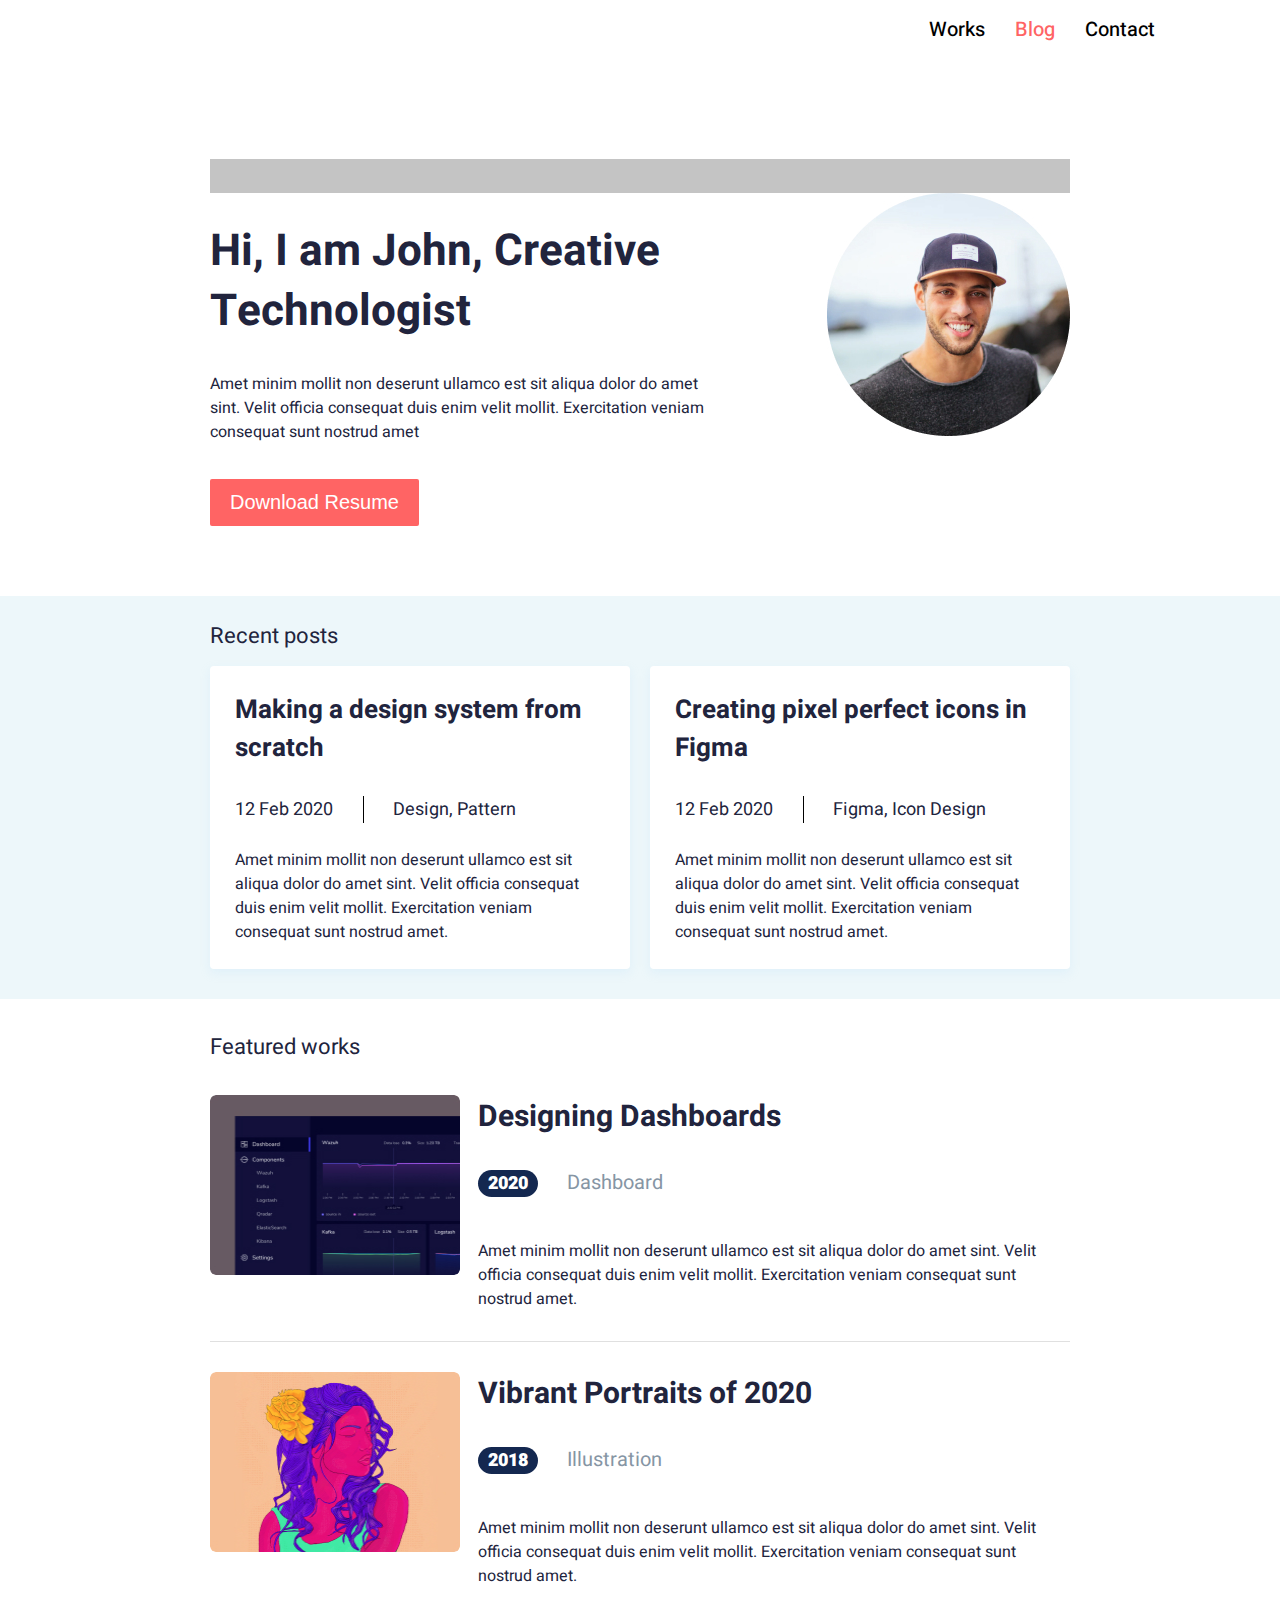
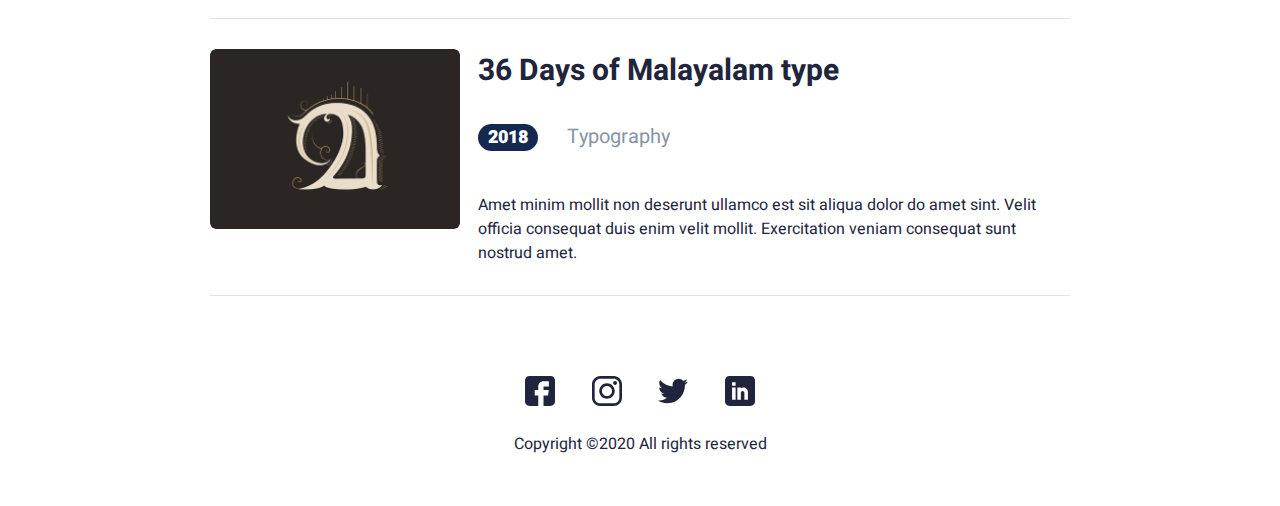
<file: index.html>
<!DOCTYPE html>
<html lang="en">

<head>
    <meta charset="UTF-8">
    <meta http-equiv="X-UA-Compatible" content="IE=edge">
    <meta name="viewport" content="width=device-width, initial-scale=1.0">
    <title>Document</title>
    <link rel="preconnect" href="https://fonts.googleapis.com">
    <link rel="preconnect" href="https://fonts.gstatic.com" crossorigin>
    <link href="https://fonts.googleapis.com/css2?family=Heebo:wght@400;700&display=swap" rel="stylesheet">
    <link rel="stylesheet" href="style.css">
</head>

<body>
    <header>
        <nav class="menu">
            <button class="burger"></button>
            <a href="featured-works.html">Works</a>
            <a href="blog.html" class="active">Blog</a>
            <a href="#">Contact</a>
        </nav>
        <div class="container about-user">
            <div>
                <h1>Hi, I am John, Creative Technologist</h1>
                <p>Amet minim mollit non deserunt ullamco est sit aliqua dolor do amet sint. Velit officia consequat
                    duis enim velit mollit. Exercitation veniam consequat sunt nostrud amet</p>
                <button class="btn">Download Resume</button>
            </div>
            <img src="/img/my-photo.jpg" alt="photo">
        </div>
    </header>

<section class="section-posts">
    <div class="container">
        <h2>Recent posts</h2>
        <div class="blocks-posts">
            <div class="posts">
                <h4>
                    <a href="#">Making a design system from scratch</a>
                </h4>
                <span class="date">12 Feb 2020</span>
                <span class="topic">Design, Pattern</span>
                <p>Amet minim mollit non deserunt ullamco est sit aliqua dolor do amet sint. Velit officia consequat duis enim velit mollit. Exercitation veniam consequat sunt nostrud amet.</p>
            </div>
            <div class="posts">
                <h4>
                    <a href="#">Creating pixel perfect icons in Figma</a>
                </h4>
                <span class="date">12 Feb 2020</span>
                <span class="topic">Figma, Icon Design</span>
                <p>Amet minim mollit non deserunt ullamco est sit aliqua dolor do amet sint. Velit officia consequat duis enim velit mollit. Exercitation veniam consequat sunt nostrud amet.</p>
            </div>

        </div>
    </div>

</section>

    <section>
        <div class="container">
            <h2>Featured works</h2>
            <div class="featured-works">
                <div class="work">
                    <a href="./works-pages/article-page.html">
                        <img src="img/design.jpg" alt="image">
                    </a>
                    <div class="description">
                        <h3>
                            <a href="./works-pages/article-page.html">Designing Dashboards</a>
                        </h3>
                        <span class="badge">2020</span>
                        <span class="topic">Dashboard</span>
                        <p>Amet minim mollit non deserunt ullamco est sit aliqua dolor do amet sint. Velit officia
                            consequat duis enim velit mollit. Exercitation veniam consequat sunt nostrud amet.</p>
                    </div>
                </div>
                <div class="work">
                    <a href="./works-pages/article-page1.html">
                        <img src="img/portrait.jpg" alt="image">
                    </a>
                    <div class="description">
                        <h3>
                            <a href="./works-pages/article-page1.html">Vibrant Portraits of 2020</a>
                        </h3>
                        <span class="badge">2018</span>
                        <span class="topic">Illustration</span>
                        <p>Amet minim mollit non deserunt ullamco est sit aliqua dolor do amet sint. Velit officia
                            consequat duis enim velit mollit. Exercitation veniam consequat sunt nostrud amet.</p>
                    </div>
                </div>
                <div class="work">
                    <a href="./works-pages/article-page2.html">
                    <img src="img/malayalam.jpg" alt="image">
                </a>
                    <div class="description">
                        <h3>
                            <a href="./works-pages/article-page2.html">36 Days of Malayalam type</a>
                        </h3>
                        <span class="badge">2018</span>
                        <span class="topic">Typography</span>
                        <p>Amet minim mollit non deserunt ullamco est sit aliqua dolor do amet sint. Velit officia
                            consequat duis enim velit mollit. Exercitation veniam consequat sunt nostrud amet.</p>
                    </div>
                </div>


            </div>
        </div>
    </section>

    <footer>
        <div class="socials">
            <a href="#" class="icon fb"></a>
            <a href="#" class="icon insta"></a>
            <a href="#" class="icon tw"></a>
            <a href="#" class="icon lin"></a>
        </div>
        <p>Copyright ©2020 All rights reserved </p>
    </footer>
</body>

</html>
</file>
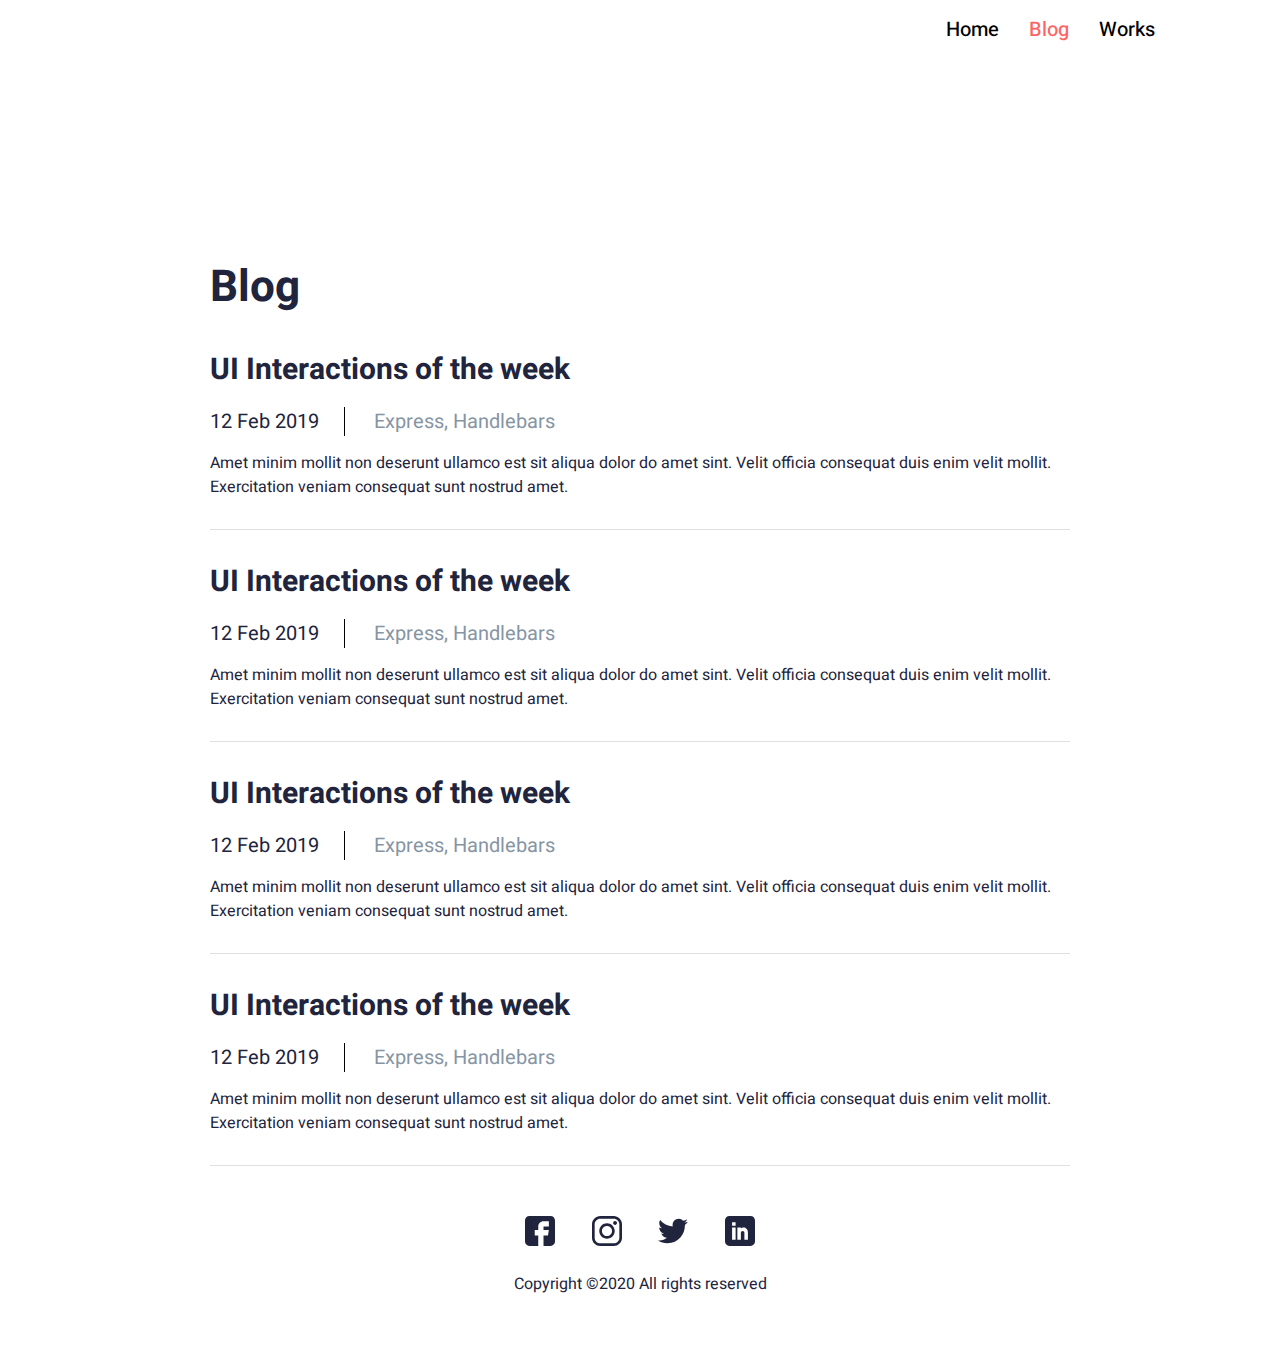
<file: blog.html>
<!DOCTYPE html>
<html lang="en">

<head>
    <meta charset="UTF-8">
    <meta http-equiv="X-UA-Compatible" content="IE=edge">
    <meta name="viewport" content="width=device-width, initial-scale=1.0">
    <title>Document</title>
    <link rel="preconnect" href="https://fonts.googleapis.com">
    <link rel="preconnect" href="https://fonts.gstatic.com" crossorigin>
    <link href="https://fonts.googleapis.com/css2?family=Heebo:wght@400;700&display=swap" rel="stylesheet">
    <link rel="stylesheet" href="style.css">
</head>

<body>
    <header>
        <nav class="menu">
            <button class="burger"></button>
            <a href="/">Home</a>
            <a href="#" class="active">Blog</a>
            <a href="featured-works.html">Works</a>
        </nav>
    </header>

    <section>
        <div class="container">
            <h1>Blog</h1>
            <div class="posts-container">
                <div class="post">
                    <h3><a href="#">UI Interactions of the week</a></h3>
                    <span class="date">12 Feb 2019</span>
                    <span class="topic">Express, Handlebars</span>
                    <p>Amet minim mollit non deserunt ullamco est sit aliqua dolor do amet sint. Velit officia consequat
                        duis enim velit mollit. Exercitation veniam consequat sunt nostrud amet.</p>
                </div>
                <div class="post">
                    <h3><a href="#">UI Interactions of the week</a></h3>
                    <span class="date">12 Feb 2019</span>
                    <span class="topic">Express, Handlebars</span>
                    <p>Amet minim mollit non deserunt ullamco est sit aliqua dolor do amet sint. Velit officia consequat
                        duis enim velit mollit. Exercitation veniam consequat sunt nostrud amet.</p>
                </div>
                <div class="post">
                    <h3><a href="#">UI Interactions of the week</a></h3>
                    <span class="date">12 Feb 2019</span>
                    <span class="topic">Express, Handlebars</span>
                    <p>Amet minim mollit non deserunt ullamco est sit aliqua dolor do amet sint. Velit officia consequat
                        duis enim velit mollit. Exercitation veniam consequat sunt nostrud amet.</p>
                </div>
                <div class="post">
                    <h3><a href="#">UI Interactions of the week</a></h3>
                    <span class="date">12 Feb 2019</span>
                    <span class="topic">Express, Handlebars</span>
                    <p>Amet minim mollit non deserunt ullamco est sit aliqua dolor do amet sint. Velit officia consequat
                        duis enim velit mollit. Exercitation veniam consequat sunt nostrud amet.</p>
                </div>
            </div>
        </div>
    </section>
    <footer>
        <div class="socials">
            <a href="#" class="icon fb"></a>
            <a href="#" class="icon insta"></a>
            <a href="#" class="icon tw"></a>
            <a href="#" class="icon lin"></a>
        </div>
        <p>Copyright ©2020 All rights reserved </p>
    </footer>
</body>

</html>
</file>
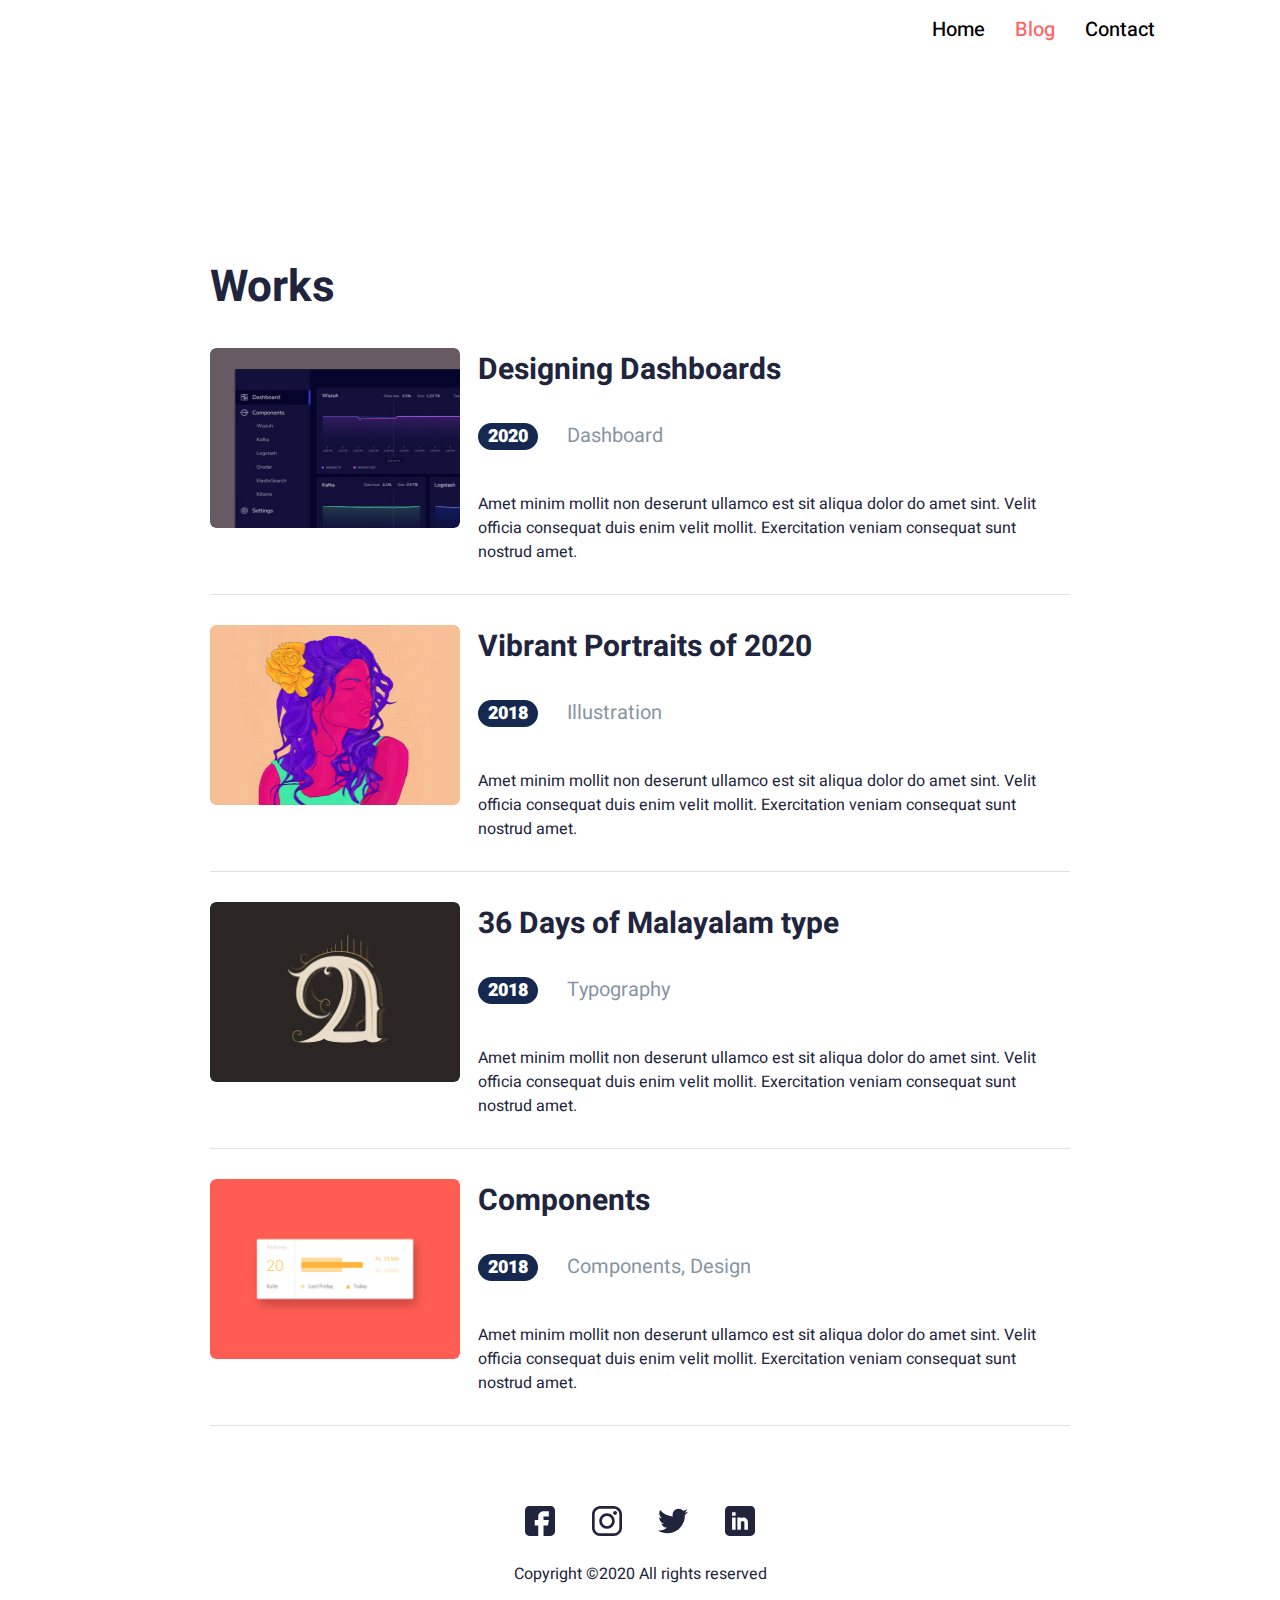
<file: featured-works.html>
<!DOCTYPE html>
<html lang="en">

<head>
    <meta charset="UTF-8">
    <meta http-equiv="X-UA-Compatible" content="IE=edge">
    <meta name="viewport" content="width=device-width, initial-scale=1.0">
    <title>Document</title>
    <link rel="preconnect" href="https://fonts.googleapis.com">
    <link rel="preconnect" href="https://fonts.gstatic.com" crossorigin>
    <link href="https://fonts.googleapis.com/css2?family=Heebo:wght@400;700&display=swap" rel="stylesheet">
    <link rel="stylesheet" href="style.css">
</head>

<body>
    <header>
        <nav class="menu">
            <button class="burger"></button>
            <a href="/">Home</a>
            <a href="blog.html" class="active">Blog</a>
            <a href="#">Contact</a>
        </nav>
    </header>

    <section class="work-page">
        <div class="container">
            <h1>Works</h1>
            <div class="featured-works">
                <div class="work">
                    <a href="works-pages/article-page.html">
                        <img src="img/design.jpg" alt="image">
                    </a>
                    <div class="description">
                        <h3>
                            <a href="works-pages/article-page.html">Designing Dashboards</a>
                        </h3>
                        <span class="badge">2020</span>
                        <span class="topic">Dashboard</span>
                        <p>Amet minim mollit non deserunt ullamco est sit aliqua dolor do amet sint. Velit officia
                            consequat duis enim velit mollit. Exercitation veniam consequat sunt nostrud amet.</p>
                    </div>
                </div>
                <div class="work">
                    <a href="#"><img src="img/portrait.jpg" alt="image"></a>
                    <div class="description">
                        <h3><a href="#">Vibrant Portraits of 2020</a></h3>
                        <span class="badge">2018</span>
                        <span class="topic">Illustration</span>
                        <p>Amet minim mollit non deserunt ullamco est sit aliqua dolor do amet sint. Velit officia
                            consequat duis enim velit mollit. Exercitation veniam consequat sunt nostrud amet.</p>
                    </div>
                </div>
                <div class="work">
                    <a href="#"><img src="img/malayalam.jpg" alt="image"></a>
                    <div class="description">
                        <h3><a href="#">36 Days of Malayalam type</a></h3>
                        <span class="badge">2018</span>
                        <span class="topic">Typography</span>
                        <p>Amet minim mollit non deserunt ullamco est sit aliqua dolor do amet sint. Velit officia
                            consequat duis enim velit mollit. Exercitation veniam consequat sunt nostrud amet.</p>
                    </div>
                </div>
                <div class="work">
                    <a href="#"><img src="img/components.jpg" alt="image"></a>
                    <div class="description">
                        <h3><a href="#">Components</a></h3>
                        <span class="badge">2018</span>
                        <span class="topic">Components, Design</span>
                        <p>Amet minim mollit non deserunt ullamco est sit aliqua dolor do amet sint. Velit officia
                            consequat duis enim velit mollit. Exercitation veniam consequat sunt nostrud amet.</p>
                    </div>
                </div>

            </div>
        </div>
    </section>
    <footer>
        <div class="socials">
            <a href="#" class="icon fb"></a>
            <a href="#" class="icon insta"></a>
            <a href="#" class="icon tw"></a>
            <a href="#" class="icon lin"></a>
        </div>
        <p>Copyright ©2020 All rights reserved </p>
    </footer>
</body>

</html>
</file>
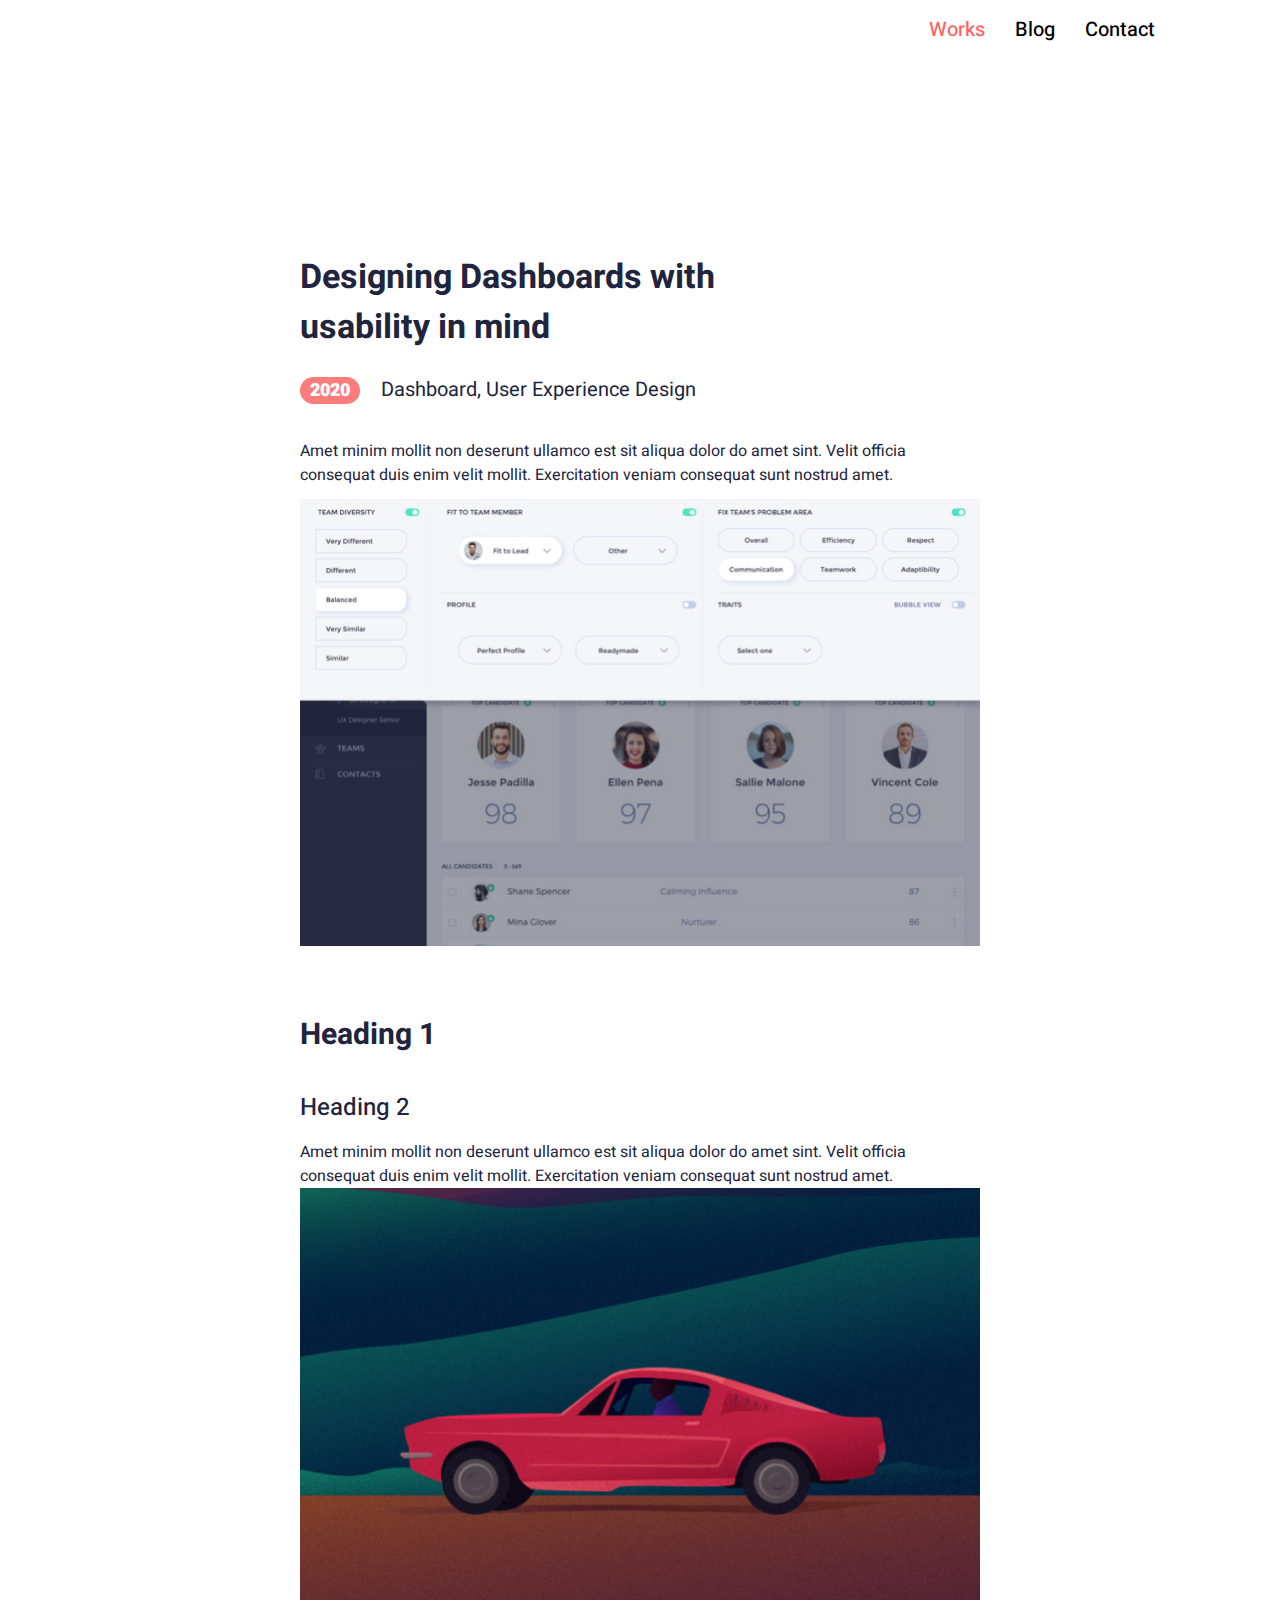
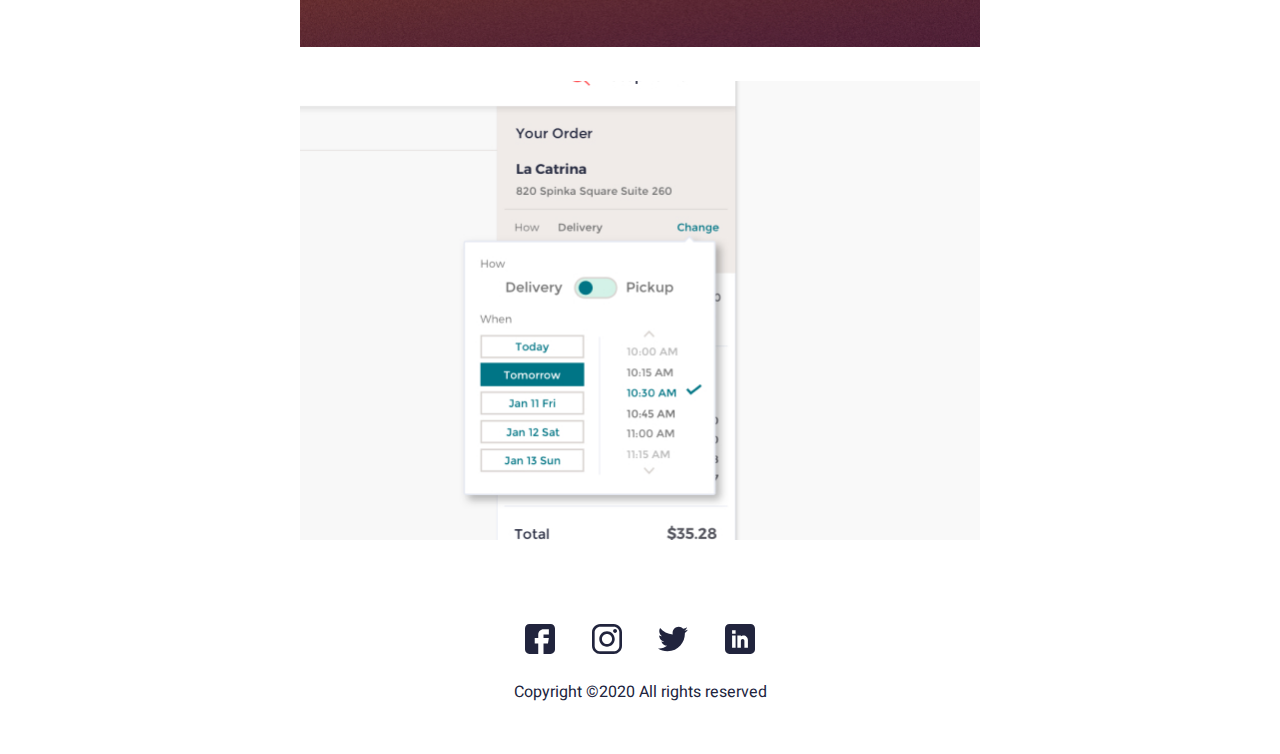
<file: works-pages/article-page.html>
<!DOCTYPE html>
<html lang="en">

<head>
    <meta charset="UTF-8">
    <meta http-equiv="X-UA-Compatible" content="IE=edge">
    <meta name="viewport" content="width=device-width, initial-scale=1.0">
    <title>Document</title>
    <link rel="preconnect" href="https://fonts.googleapis.com">
    <link rel="preconnect" href="https://fonts.gstatic.com" crossorigin>
    <link href="https://fonts.googleapis.com/css2?family=Heebo:wght@400;700&display=swap" rel="stylesheet">
    <link rel="stylesheet" href="../style.css">
</head>

<body>
    <header>
        <nav class="menu">
            <button class="burger"></button>
            <a href="#" class="active">Works</a>
            <a href="#">Blog</a>
            <a href="#">Contact</a>
        </nav>
    </header>

    <section class="article-page">
        <div class="container">
            <h1>Designing Dashboards with usability in mind</h1>
            <span class="article-badge">2020</span>
            <span class="article-topic">Dashboard, User Experience Design</span>
            <p>Amet minim mollit non deserunt ullamco est sit aliqua dolor do amet sint. Velit officia consequat duis
                enim velit mollit. Exercitation veniam consequat sunt nostrud amet.</p>

            <img src="../img/article-img-1.jpg" alt="picture">
            <h2>Heading 1</h2>
            <h3>Heading 2</h3>
            <p>Amet minim mollit non deserunt ullamco est sit aliqua dolor do amet sint. Velit officia consequat duis
                enim velit mollit. Exercitation veniam consequat sunt nostrud amet.</p>
            <img src="../img/article-img-2.jpg" alt="picture">
            <img src="../img/article-img-3.jpg" alt="picture">


        </div>
    </section>
    <footer>
        <div class="socials">
            <a href="#" class="icon fb"></a>
            <a href="#" class="icon insta"></a>
            <a href="#" class="icon tw"></a>
            <a href="#" class="icon lin"></a>
        </div>
        <p>Copyright ©2020 All rights reserved </p>
    </footer>
</body>

</html>
</file>
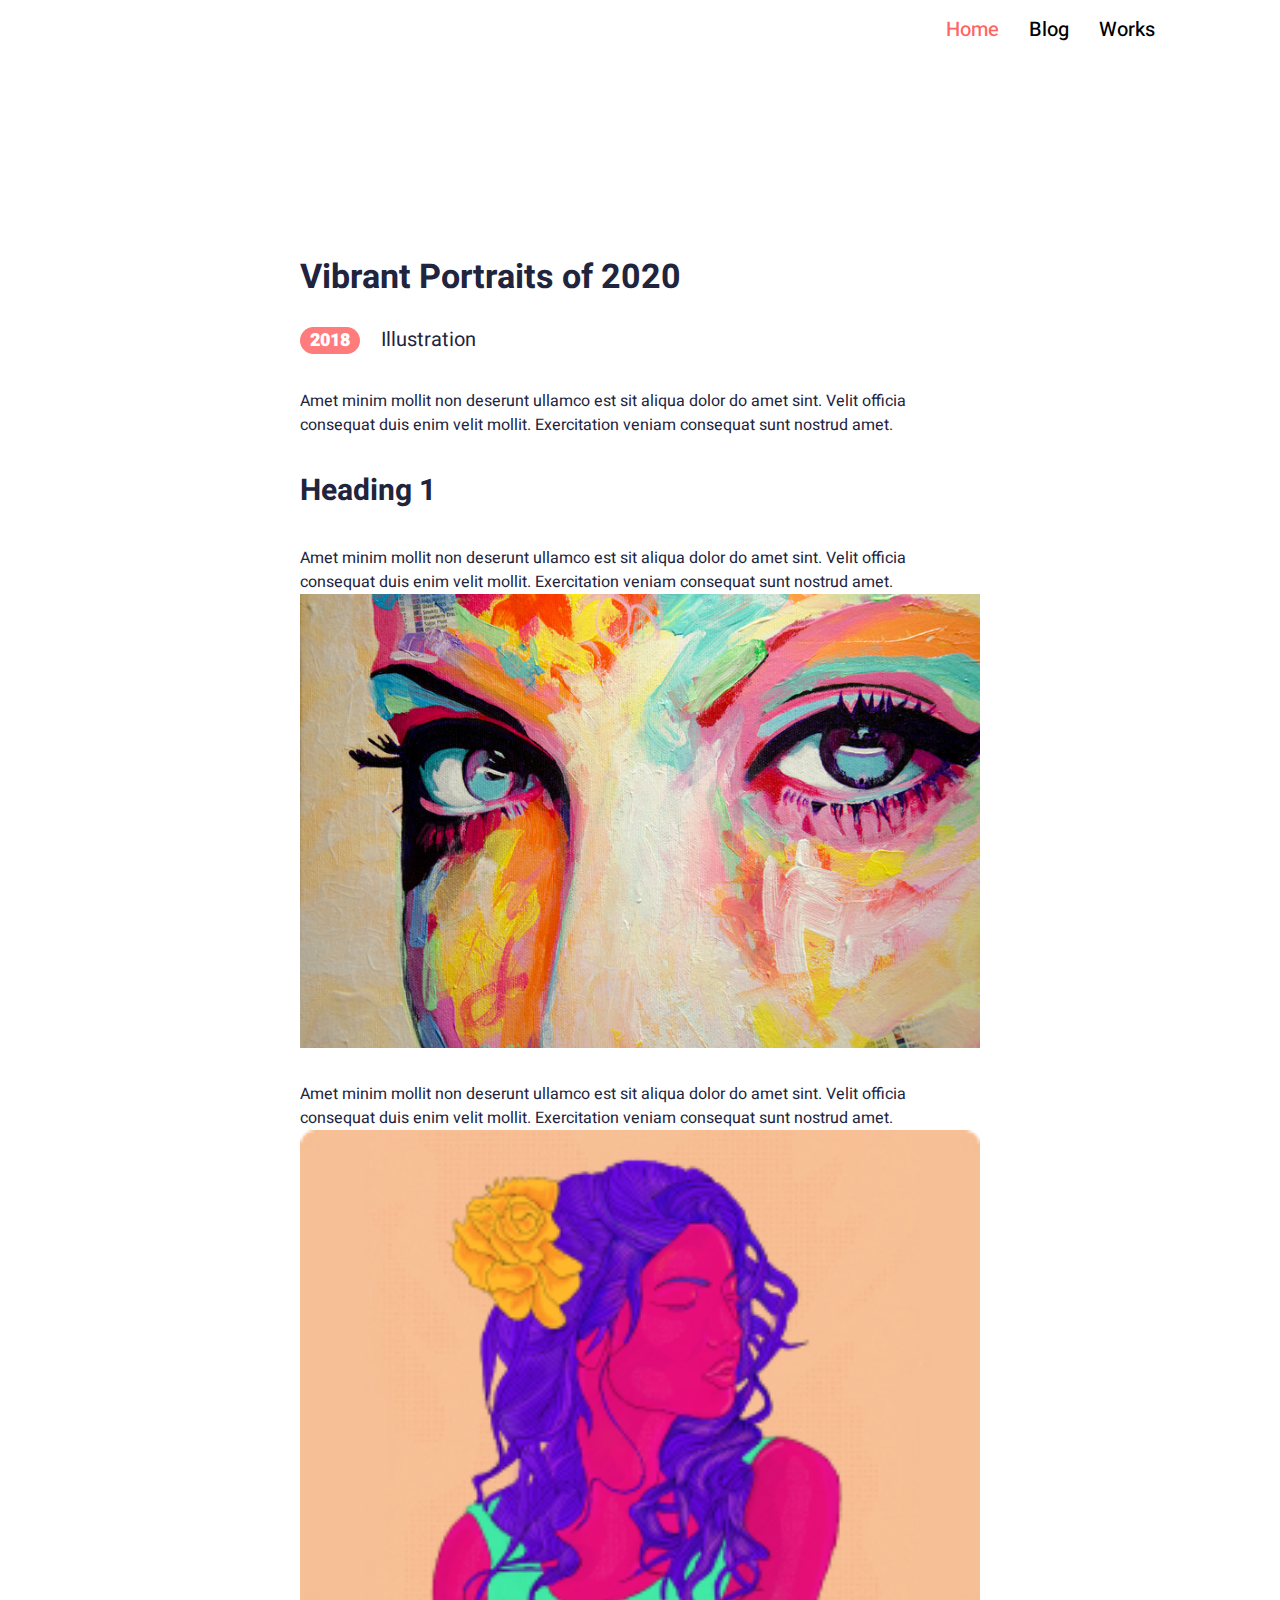
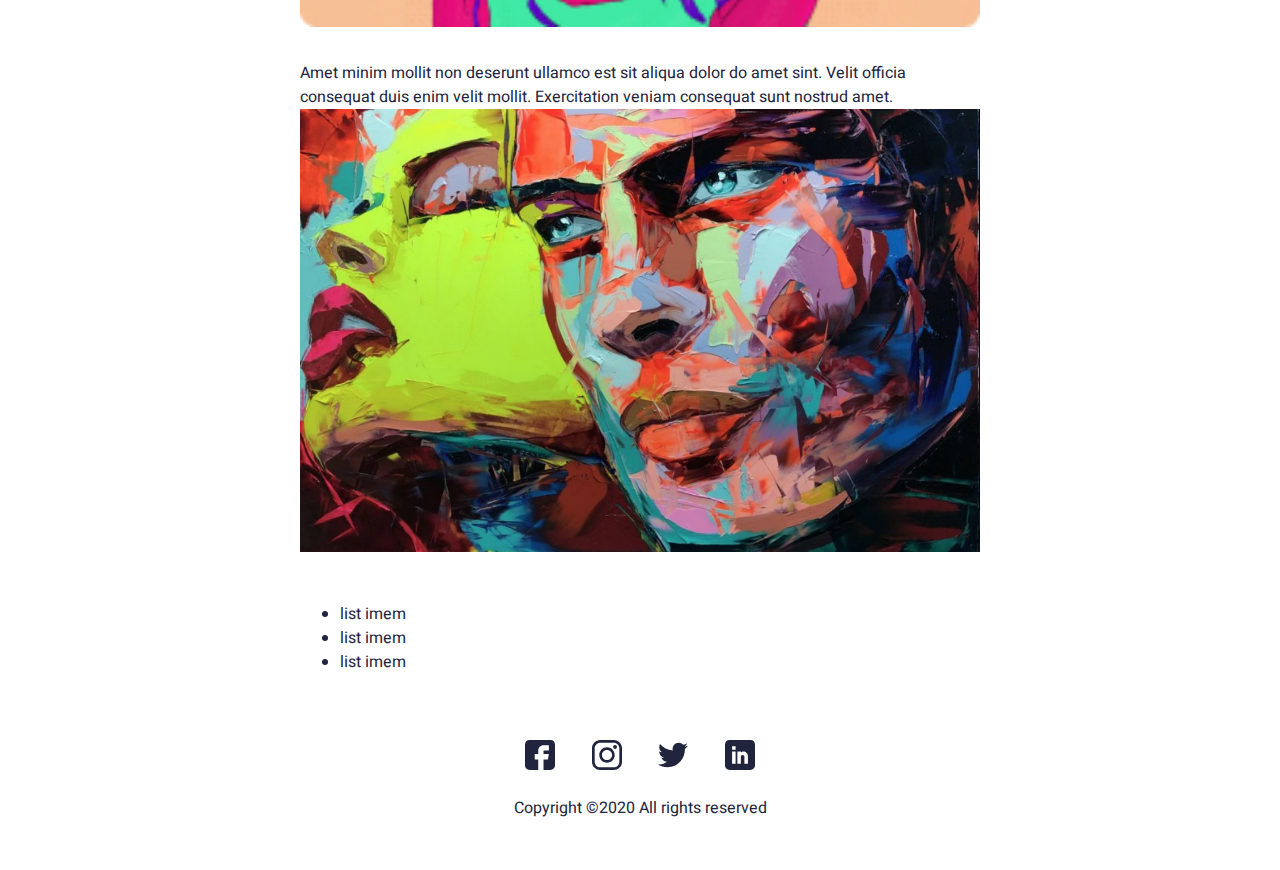
<file: works-pages/article-page1.html>
<!DOCTYPE html>
<html lang="en">

<head>
    <meta charset="UTF-8">
    <meta http-equiv="X-UA-Compatible" content="IE=edge">
    <meta name="viewport" content="width=device-width, initial-scale=1.0">
    <title>Document</title>
    <link rel="preconnect" href="https://fonts.googleapis.com">
    <link rel="preconnect" href="https://fonts.gstatic.com" crossorigin>
    <link href="https://fonts.googleapis.com/css2?family=Heebo:wght@400;700&display=swap" rel="stylesheet">
    <link rel="stylesheet" href="../style.css">
</head>

<body>
    <header>
        <nav class="menu">
            <button class="burger"></button>
            <a href="/" class="active">Home</a>
            <a href="../blog.html">Blog</a>
            <a href="../featured-works.html">Works</a>
        </nav>
    </header>

    <section class="article-page">
        <div class="container">
            <h1>Vibrant Portraits of 2020</h1>
            <span class="article-badge">2018</span>
            <span class="article-topic">Illustration</span>
            <p>Amet minim mollit non deserunt ullamco est sit aliqua dolor do amet sint. Velit officia consequat duis
                enim velit mollit. Exercitation veniam consequat sunt nostrud amet.</p>
            <h2>Heading 1</h2>
            <p>Amet minim mollit non deserunt ullamco est sit aliqua dolor do amet sint. Velit officia consequat duis
                enim velit mollit. Exercitation veniam consequat sunt nostrud amet.</p>
            <img src="../img/works-images/article-image-1.jpg" alt="picture">
            <p>Amet minim mollit non deserunt ullamco est sit aliqua dolor do amet sint. Velit officia consequat duis
                enim velit mollit. Exercitation veniam consequat sunt nostrud amet.</p>

            <img src="../img/works-images/article-image-2.jpg" alt="picture">
            <p>Amet minim mollit non deserunt ullamco est sit aliqua dolor do amet sint. Velit officia consequat duis
                enim velit mollit. Exercitation veniam consequat sunt nostrud amet.</p>
            <img src="../img/works-images/article-image-3.jpg" alt="picture">
            <ul>
                <li>list imem</li>
                <li>list imem</li>
                <li>list imem</li>
            </ul>
            

        </div>
    </section>
    <footer>
        <div class="socials">
            <a href="#" class="icon fb"></a>
            <a href="#" class="icon insta"></a>
            <a href="#" class="icon tw"></a>
            <a href="#" class="icon lin"></a>
        </div>
        <p>Copyright ©2020 All rights reserved </p>
    </footer>
</body>

</html>
</file>
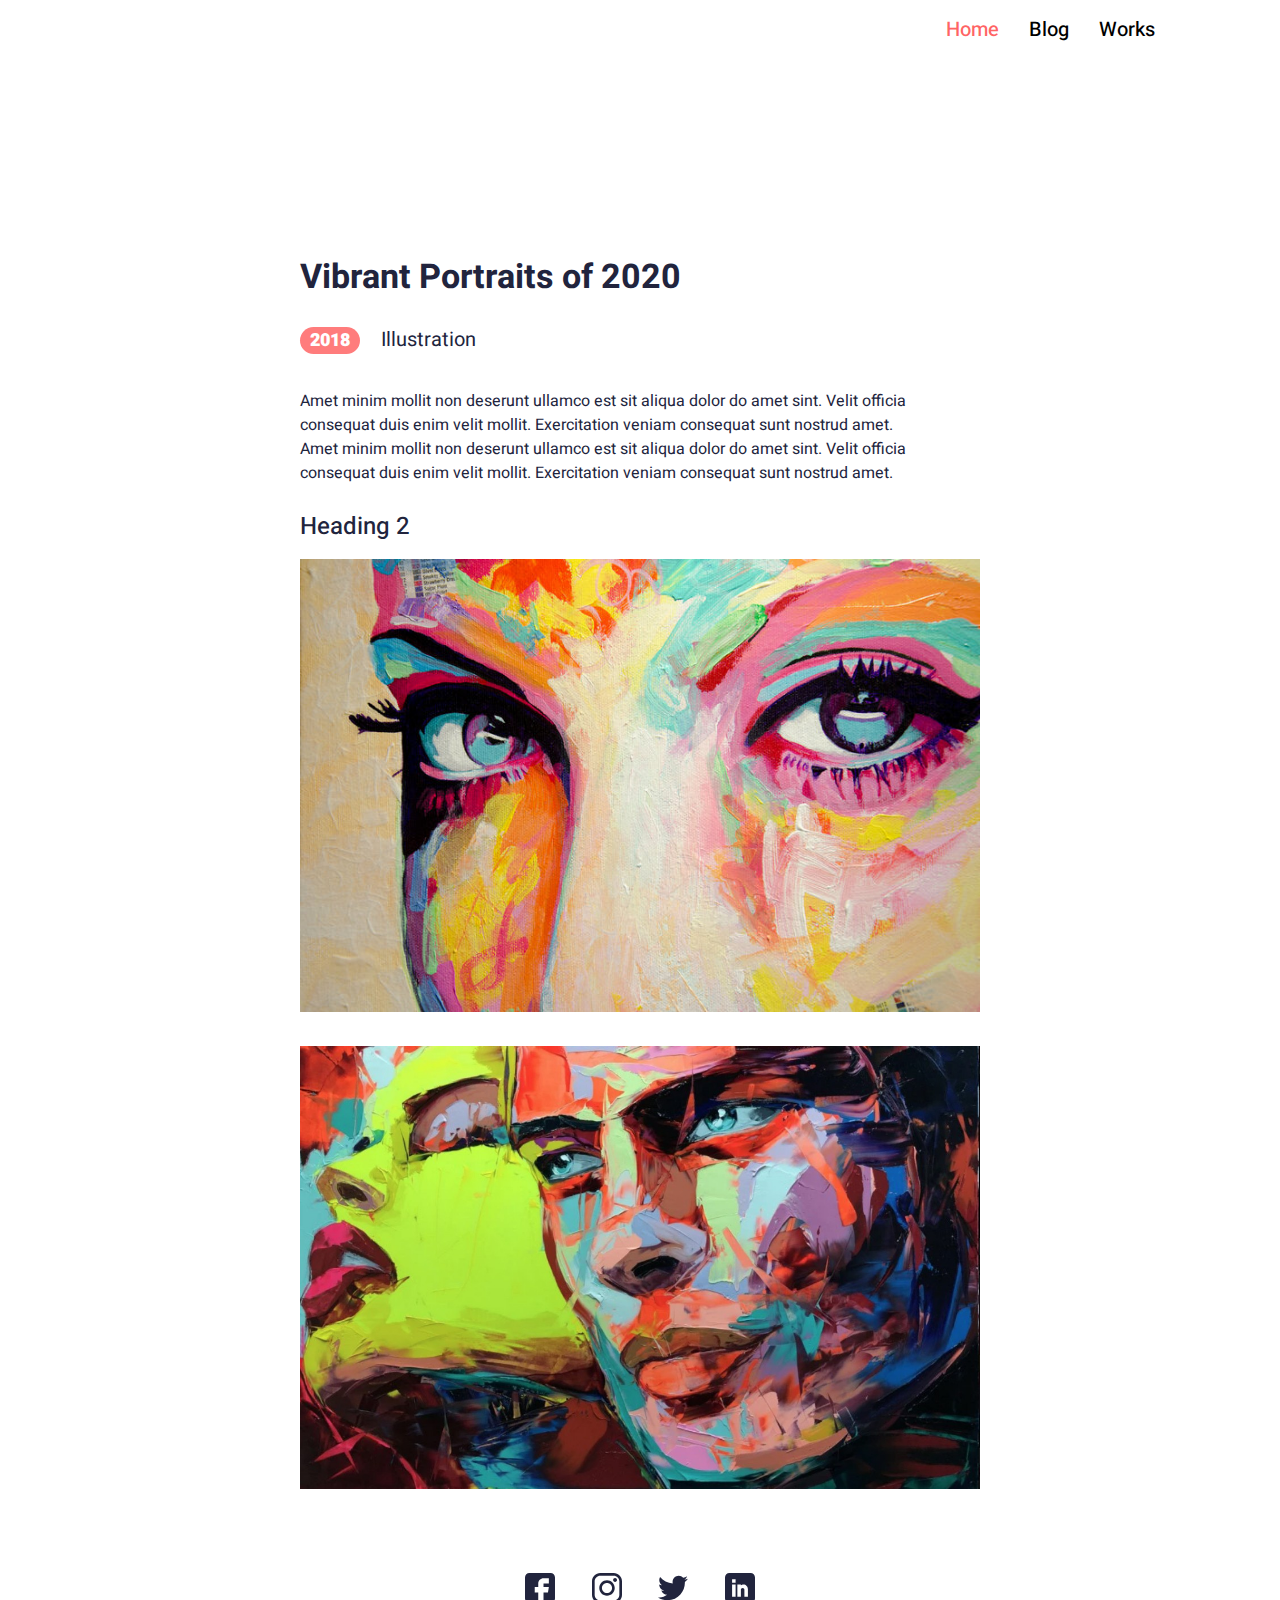
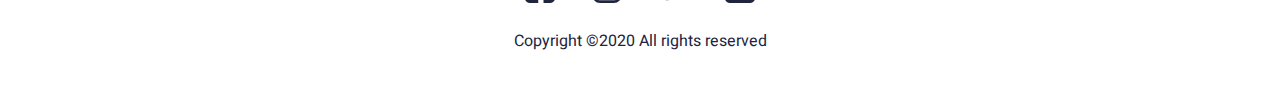
<file: works-pages/article-page2.html>
<!DOCTYPE html>
<html lang="en">

<head>
    <meta charset="UTF-8">
    <meta http-equiv="X-UA-Compatible" content="IE=edge">
    <meta name="viewport" content="width=device-width, initial-scale=1.0">
    <title>Document</title>
    <link rel="preconnect" href="https://fonts.googleapis.com">
    <link rel="preconnect" href="https://fonts.gstatic.com" crossorigin>
    <link href="https://fonts.googleapis.com/css2?family=Heebo:wght@400;700&display=swap" rel="stylesheet">
    <link rel="stylesheet" href="../style.css">
</head>

<body>
    <header>
        <nav class="menu">
            <button class="burger"></button>
            <a href="/" class="active">Home</a>
            <a href="../blog.html">Blog</a>
            <a href="../featured-works.html">Works</a>
        </nav>
    </header>

    <section class="article-page">
        <div class="container">
            <h1>Vibrant Portraits of 2020</h1>
            <span class="article-badge">2018</span>
            <span class="article-topic">Illustration</span>
            <p>Amet minim mollit non deserunt ullamco est sit aliqua dolor do amet sint. Velit officia consequat duis
                enim velit mollit. Exercitation veniam consequat sunt nostrud amet.</p>
            <p>Amet minim mollit non deserunt ullamco est sit aliqua dolor do amet sint. Velit officia consequat duis
                enim velit mollit. Exercitation veniam consequat sunt nostrud amet.</p>
            <h3>Heading 2</h3>
            <img src="../img/works-images/article-image-1.jpg" alt="picture">
            <img src="../img/works-images/article-image-3.jpg" alt="picture">



        </div>
    </section>
    <footer>
        <div class="socials">
            <a href="#" class="icon fb"></a>
            <a href="#" class="icon insta"></a>
            <a href="#" class="icon tw"></a>
            <a href="#" class="icon lin"></a>
        </div>
        <p>Copyright ©2020 All rights reserved </p>
    </footer>
</body>

</html>
</file>
<file: style.css>
* {
    box-sizing: border-box;
}

body {
    font-family: 'Heebo', sans-serif;
    margin: 0;
    color: #21243D;
}

.container {
    max-width: 860px;
    margin: 0 auto;
}

h1 {
    font-weight: 700;
    font-size: 44px;
    line-height: 60px;
}

h2 {
    font-style: normal;
    font-weight: 400;
    font-size: 22px;
    line-height: 60px;
}

h3 {
    font-size: 30px;
    margin-bottom: 15px;
}

h3 a {
    text-decoration: none;
    color: #21243D;
}

p {
    font-weight: 400;
    font-size: 16px;
    line-height: 24px;
    margin: 0;
}

.active {
    color: #FF6464!important;
}
header {
    padding-bottom: 70px;
}
.menu {
    display: flex;
    justify-content: flex-end;
    max-width: 1150px;
    margin: 0 auto;
    padding: 0 45px;
    margin-bottom: 100px;
}

.menu a {
    padding: 15px;
    text-decoration: none;
    font-weight: 500;
    font-size: 20px;
    line-height: 29px;
    color: #000000;
}

.about-user {
    display: flex;
    justify-content: space-between;
    border-top: 34px solid #C4C4C4;;
}

.about-user div {
    width: 500px;
}

.about-user img {
    width: 243px;
    height: 243px;
}

.btn {
    background: #FF6464;
    border: none;
    border-radius: 2px;
    padding: 9px 20px;
    font-weight: 500;
    font-size: 20px;
    line-height: 29px;
    color: #FFFFFF;
    margin-top: 35px;
}

.burger {
    background-image: url('img/menu.svg');
    background-color: transparent;
    width: 30px;
    height: 20px;
    margin-left: auto;
    display: none;
    border: none;
    cursor: pointer;
}

@media (max-width: 768px) {
    header {
        padding-bottom: 60px;
    }
    .menu {
        padding-top: 20px;
    }

    .menu a {
        display: none;
    }

    .burger {
        display: block;
    }
    .about-user {
        flex-direction: column;
        align-items: center;
        border: none;
    }

    .about-user div {
        order: 1;
        text-align: center;
        max-width: 330px;
    }
    .about-user img {
       width: 180px;
       height: 180px;
       margin-bottom: 50px;
       box-shadow: -3px 10px #EDF7FA;
       border-radius: 50%;
    }

    h1 {
        font-weight: 700;
        font-size: 32px;
        line-height: 40px;
        max-width: 300px;
    }

    p {
        font-weight: 400;
        font-size: 16px;
        line-height: 24px;
    }
}

/* SECTION POSTS */
.section-posts {
    background: #EDF7FA;
    padding-bottom: 15px;
    padding-top: 10px;
}
.section-posts h2 {
    margin: 0;
}
.blocks-posts {
   display: flex;
   justify-content: space-between;
}
.posts {
    max-width: 420px;
    background: #FFFFFF;
    box-shadow: 0px 4px 10px rgba(187, 225, 250, 0.25);
    border-radius: 4px;
    padding: 25px;
    margin-bottom: 15px;
}

h4 {
    font-style: normal;
    font-weight: 700;
    font-size: 26px;
    line-height: 38px;
    margin: 0;
    margin-bottom: 30px;
}

h4 a {
    text-decoration: none;
    color: #21243D;
}

.blocks-posts .date {
    font-style: normal;
    font-size: 18px;
    line-height: 26px;
    padding-right: 30px;
}

.blocks-posts .topic {
    font-size: 18px;
    line-height: 26px;
    color: #21243D;
}

.posts p {
    padding-top: 25px;
}

@media (max-width: 768px) {
    .blocks-posts {
        justify-content: space-around;
        flex-wrap: wrap;
     }
     .posts {
        max-width: 354px;
     }
     h4 {
        font-size: 22px;
        line-height: 30px;
     }
     .blocks-posts .date {
        font-size: 16px;
        line-height: 24px;
        padding-right: 24px;
    }
    .blocks-posts .topic {
        font-size: 16px;
        line-height: 24px;
    }
}


/* BLOG PAGE */
.post {
    border-bottom: 1px solid #E0E0E0;
    padding-bottom: 30px;
}

.post p {
    margin-top: 15px;
}

.date {
    font-weight: 400;
    font-size: 20px;
    line-height: 29px;
    border-right: 1px solid #000000;
    padding-right: 25px;
}

.topic {
    font-weight: 400;
    font-size: 20px;
    line-height: 29px;
    color: #8695A4;
    padding-left: 25px;
}

@media (max-width: 768px) {
    h1 {
        font-weight: 700;
        font-size: 30px;
        line-height: 60px;
    }
    h3 {
        font-weight: 500;
        font-size: 26px;
        line-height: 38px;
    }
    .date {
        font-size: 16px;
        line-height: 24px;
        padding-right: 15px;
    }

    .topic {
        font-size: 16px;
        line-height: 24px;
        padding-left: 15px;
    }
    .container {
        padding: 0 18px;
    }
}

/* FEATURED WORKS */

.work {
    display: flex;
    padding-bottom: 30px;
    margin-bottom: 30px;
    border-bottom: 1px solid #E0E0E0;
}

.work img {
    border-radius: 6px;
    width: 250px;
    height: 180px;
    margin-right: 18px;
}

.work h3 {
    margin-top: 0;
    font-style: normal;
    font-weight: 700;
    line-height: 44px;
}

.badge {
    background: #142850;
    border-radius: 16px;
    font-style: normal;
    font-weight: 900;
    font-size: 18px;
    line-height: 60px;
    color: #FFFFFF;
    padding: 0 10px;
}

.work p {
    margin-top: 25px;
}

@media (max-width: 768px) {
    h2 {
        font-size: 18px;
        text-align: center;
    }
    .featured-works {
        display: flex;
        flex-direction: column;
        align-items: center;
    }
    .work {
        flex-direction: column;
        width: 345px;
    }
    .work img {
        width: 100%;
        margin-bottom: 10px;
    }
    .work-page h3 {
        font-weight: 700;
        font-size: 24px;
    }
}

/* ARTICLE_PAGE */
.article-page .container {
    max-width: 680px;
}
.article-page h1 {
    font-size: 34px;
    line-height: 50px;
    max-width: 500px;
}

.article-badge {
    
    background: #FF7C7C;
    border-radius: 16px;
    font-weight: 900;
    font-size: 18px;
    color: #FFFFFF;
    padding: 0 10px;
    margin-right: 17px;
    margin-bottom: 35px;
    display: inline-block;
}

.article-topic {
    font-weight: 400;
    font-size: 20px;
    line-height: 29px;
}

.article-page img {
    width: 100%;
    margin-bottom: 27px;
}

.article-page h2 {
    font-weight: 700;
    font-size: 30px;
}

.article-page h3 {
    font-weight: 500;
    font-size: 24px;
}


@media (max-width: 768px) {

    .article-page h1 {
        font-size: 30px;
        line-height: 40px;
        max-width: 339px;
    }
  
    .article-topic {
        font-size: 18px;
        line-height: 26px;
    }
    
    .article-page h2 {
        font-size: 26px;
        text-align: left;
    }
    
    .article-page h3 {
        font-size: 20px;
    }   
}

/* FOOTER */

footer {
    text-align: center;
    padding-top: 50px;
    padding-bottom: 50px;
}

.footer p {
    font-weight: 400;
    font-size: 14px;
    line-height: 21px;
}

.socials {
    width: 230px;
    margin: 0 auto;
    display: flex;
    justify-content: space-between;
    margin-bottom: 26px;
}

.socials a {
    width: 30px;
    height: 30px;
}

.icon {
    background-size: 100% 100%;
    background-repeat: no-repeat;
}

.fb {
    background-image: url('/img/social-icons/fb.svg');
}

.insta {
    background-image: url('/img/social-icons/insta.svg');
}

.tw {
    background-image: url('/img/social-icons/twiter.svg');
}

.lin {
    background-image: url('/img/social-icons/linkedin.svg');
}
</file>
